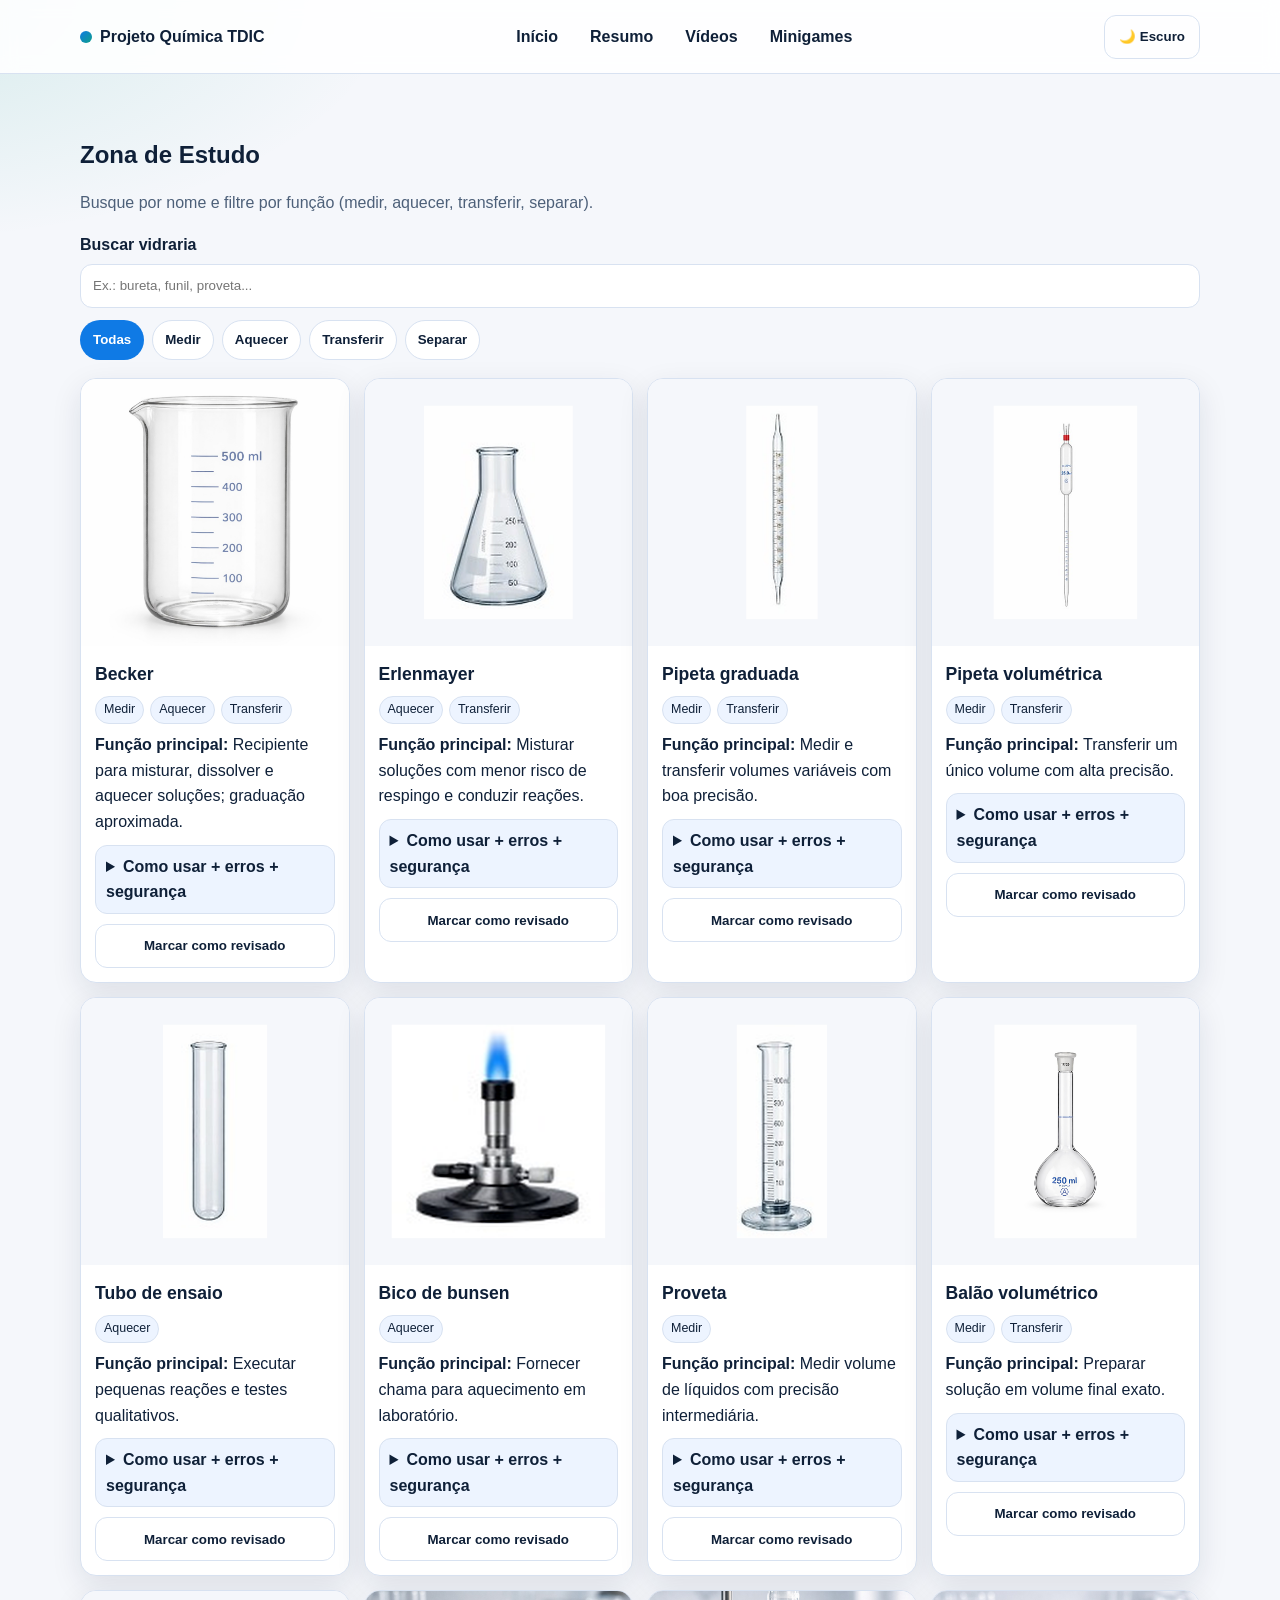
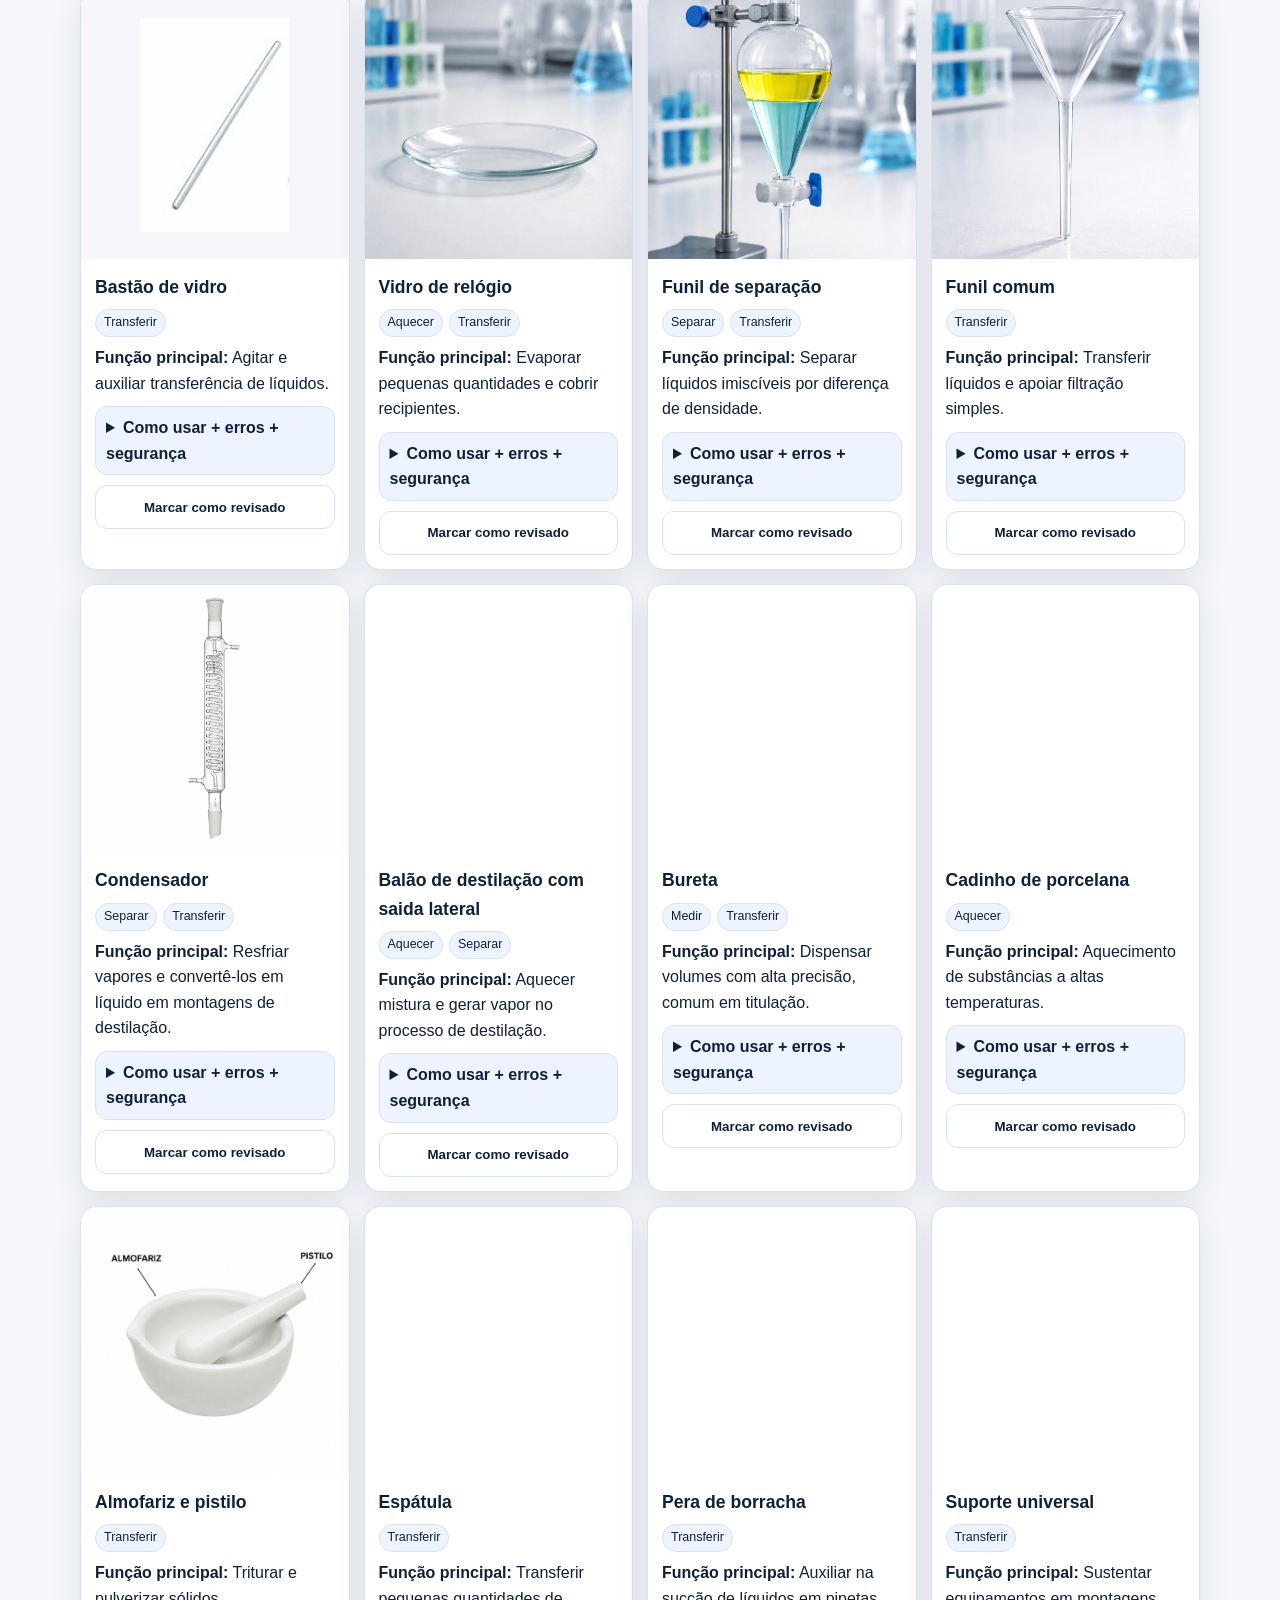
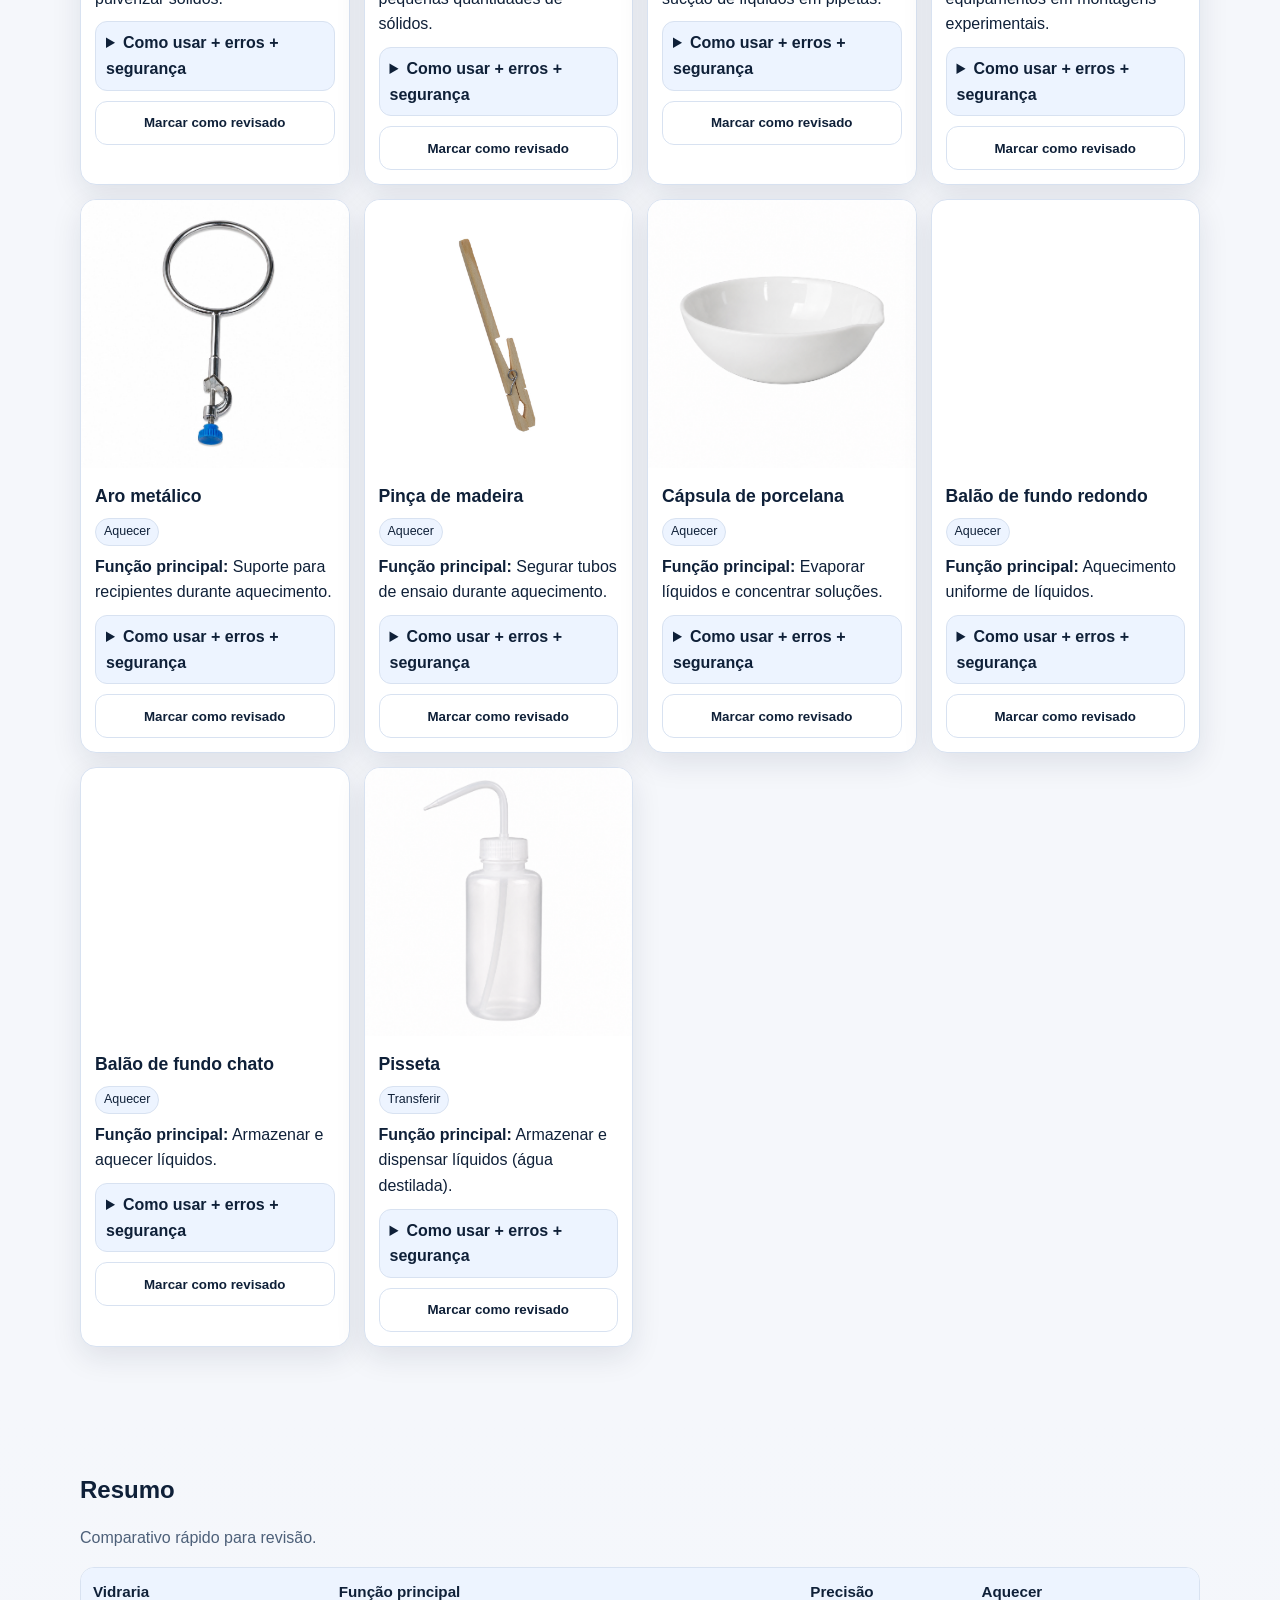
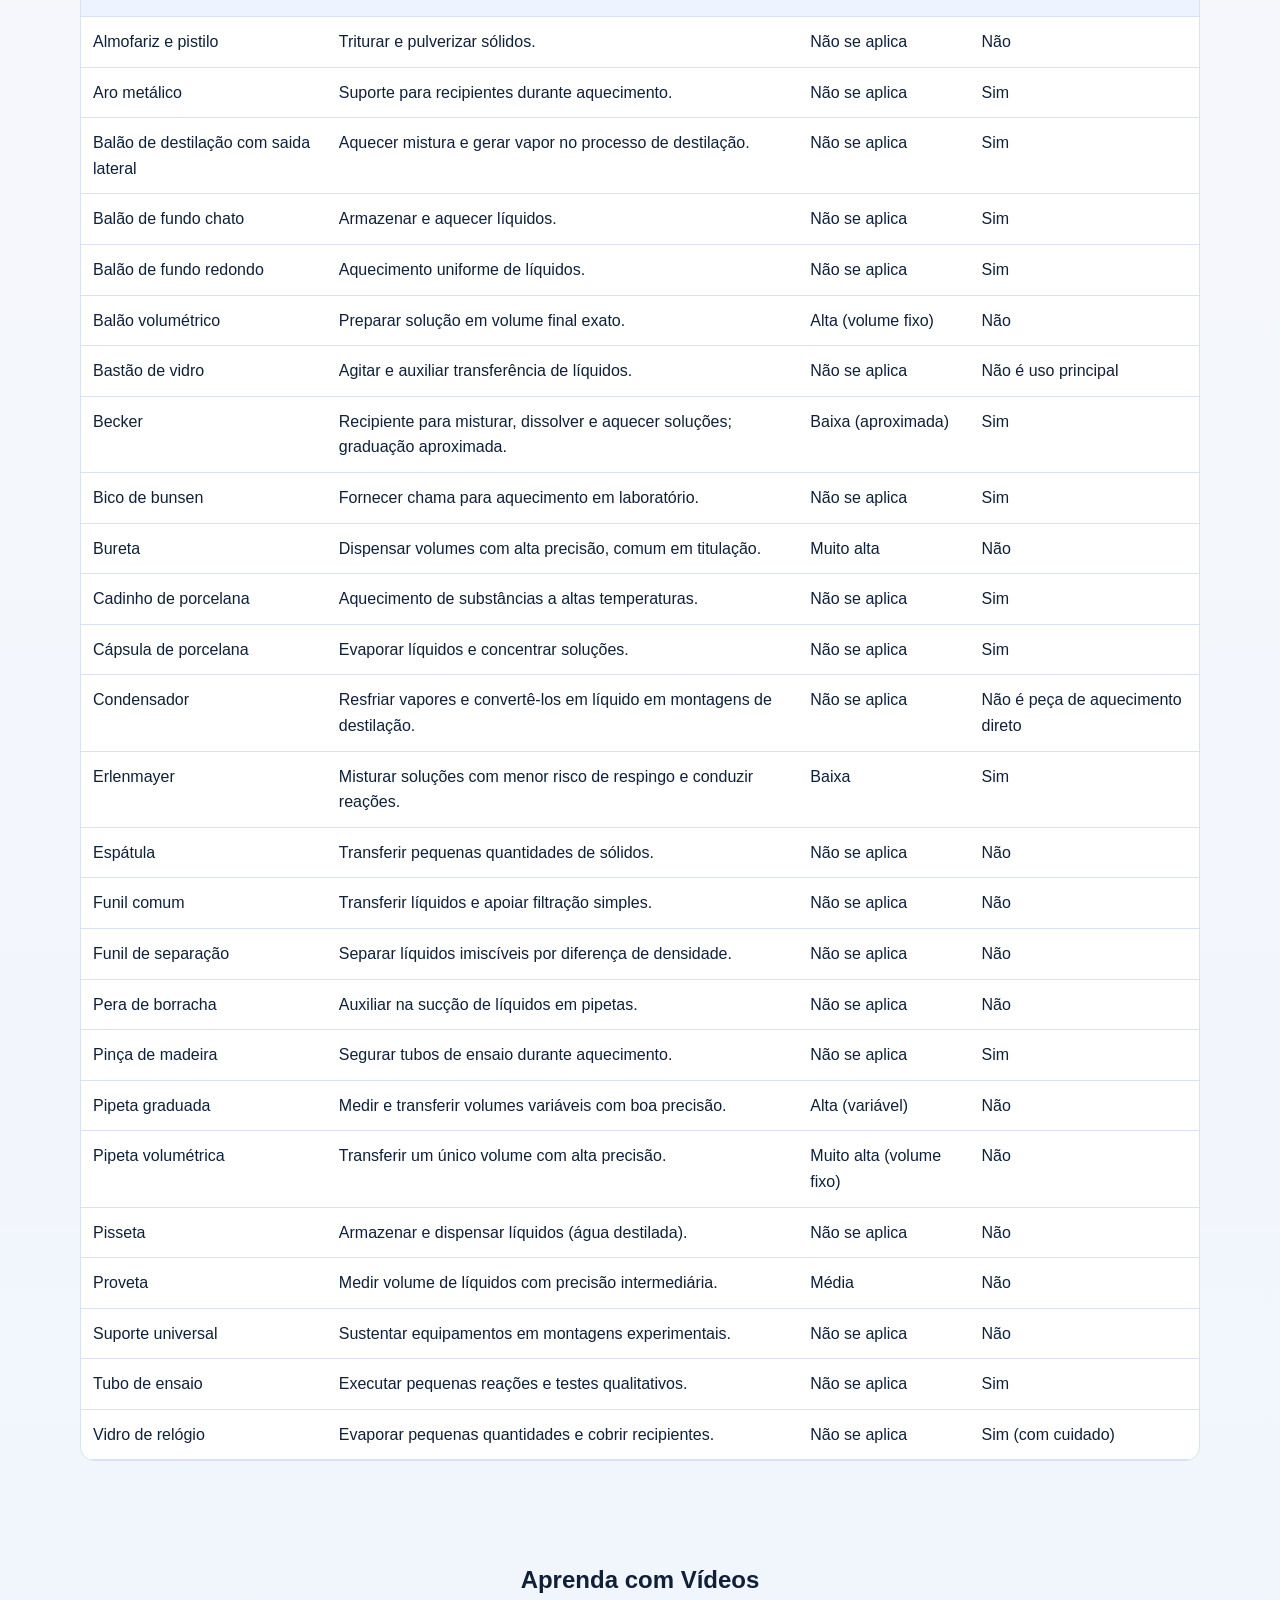
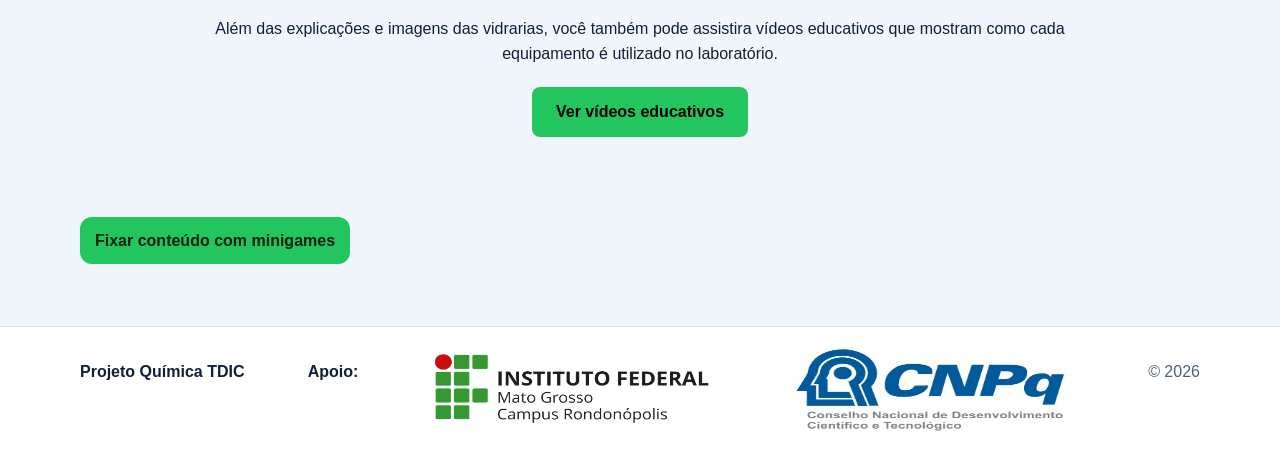
<file: index.html>
<!DOCTYPE html>
<html lang="pt-BR" data-theme="light">
<head>
  <meta charset="UTF-8" />
  <meta name="viewport" content="width=device-width, initial-scale=1.0" />
  <meta name="description" content="QuímicaLab Layout 2 - estudo visual de vidrarias com foco em memorização ativa." />
  <title>QuímicaLab</title>
  <link rel="stylesheet" href="assets/css/style.css" />
</head>
<body>
  <a class="skip-link" href="#conteudo">Pular para conteúdo</a>

  <header class="topbar">
    <div class="container topbar-inner">
      <a class="brand" href="#inicio" aria-label="Ir para início">
        <span class="brand-dot" aria-hidden="true"></span>
        <span>Projeto Química TDIC</span>
      </a>

      <nav aria-label="Navegação principal">
        <ul class="nav">
          <li><a href="#inicio">Início</a></li>
          <li><a href="#resumo">Resumo</a></li>
          <li><a href="videos.html">Vídeos</a></li>
          <li><a href="minigames.html">Minigames</a></li>
        </ul>
      </nav>

      <button id="themeToggle" class="btn btn-ghost" type="button" aria-pressed="false" aria-label="Alternar tema">
        🌙 Escuro
      </button>
    </div>
  </header>

    <section id="estudo" class="section">
      <div class="container">
        <div class="section-head">
          <h2>Zona de Estudo</h2>
          <p class="muted">Busque por nome e filtre por função (medir, aquecer, transferir, separar).</p>
        </div>

        <div class="toolbar">
          <div class="search-wrap">
            <label for="searchInput">Buscar vidraria</label>
            <input id="searchInput" type="search" placeholder="Ex.: bureta, funil, proveta..." />
          </div>

          <div class="chips" role="group" aria-label="Filtro por função">
            <button class="chip" data-filter="all" aria-pressed="true" type="button">Todas</button>
            <button class="chip" data-filter="medir" aria-pressed="false" type="button">Medir</button>
            <button class="chip" data-filter="aquecer" aria-pressed="false" type="button">Aquecer</button>
            <button class="chip" data-filter="transferir" aria-pressed="false" type="button">Transferir</button>
            <button class="chip" data-filter="separar" aria-pressed="false" type="button">Separar</button>
          </div>
        </div>

        <div id="cards" class="cards" aria-live="polite"></div>
      </div>
    </section>

    <section id="resumo" class="section alt">
      <div class="container">
        <div class="section-head">
          <h2>Resumo</h2>
          <p class="muted">Comparativo rápido para revisão.</p>
        </div>

        <div class="table-wrap">
          <table>
            <thead>
              <tr>
                <th>Vidraria</th>
                <th>Função principal</th>
                <th>Precisão</th>
                <th>Aquecer</th>
              </tr>
            </thead>
            <tbody id="summaryBody"></tbody>
          </table>
        </div>
        
        <section class="videos-section">
          <h2>Aprenda com Vídeos</h2>
          <p>Além das explicações e imagens das vidrarias, você também pode assistira vídeos educativos que mostram como cada equipamento é utilizado no laboratório.</p>
          <a href="videos.html" class="videos-button">Ver vídeos educativos</a>
</section>

        <div class="summary-cta">
          <a href="minigames.html" class="btn btn-primary">Fixar conteúdo com minigames</a>
        </div>
      </div>
    </section>
  </main>

  <footer class="footer">
    <div class="container footer-inner">
      <p><strong>Projeto Química TDIC</strong></p>
      <p><strong>Apoio:</strong></p>
      <img src="assets/img/IFMTLogo.png" alt="Descrição da imagem" width="300px" height="90px">
      <img src="assets/img/CNPq.jpeg" alt="Descrição da imagem" width="300px" height="90px">
      <p class="muted">© <span id="year"></span></p>
    </div>
  </footer>

  <script type="module" src="assets/js/app.js"></script>
</body>
</html>
</file>
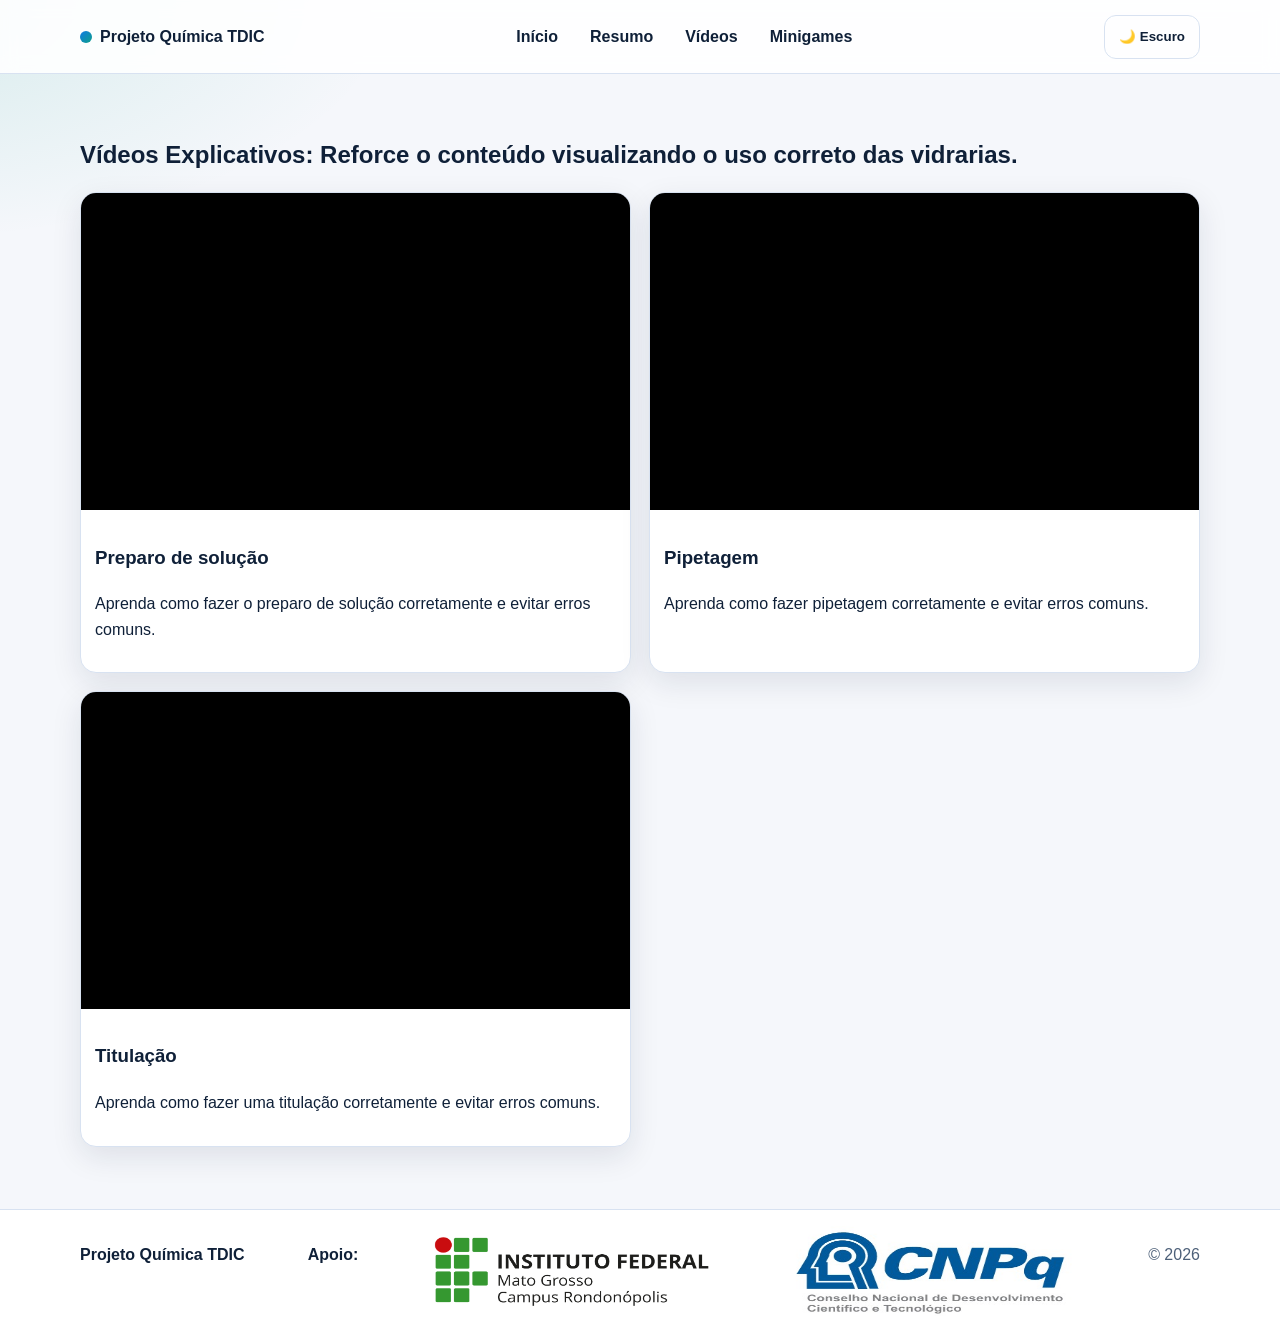
<file: videos.html>
<!DOCTYPE html>
<html lang="pt-BR" data-theme="light">

<head>
  <meta charset="UTF-8" />
  <meta name="viewport" content="width=device-width, initial-scale=1.0" />
  <meta name="description" content="Vídeos explicativos sobre vidrarias de laboratório - QuímicaLab." />
  <title>Vídeos</title>

  <link rel="stylesheet" href="assets/css/style.css" />
</head>

<body>

  <a class="skip-link" href="#conteudo">Pular para conteúdo</a>

  <header class="topbar">
    <div class="container topbar-inner">

      <a class="brand" href="index.html" aria-label="Ir para início">
        <span class="brand-dot" aria-hidden="true"></span>
        <span>Projeto Química TDIC</span>
      </a>

      <nav aria-label="Navegação principal">
        <ul class="nav">
          <li><a href="index.html#inicio">Início</a></li>
          <li><a href="index.html#resumo">Resumo</a></li>
          <li><a href="videos.html">Vídeos</a></li>
          <li><a href="minigames.html">Minigames</a></li>
        </ul>
      </nav>

      <button id="themeToggle" class="btn btn-ghost" type="button" aria-pressed="false">
        🌙 Escuro
      </button>

    </div>
  </header>


  <main id="conteudo" class="section">

    <div class="container">

      <div class="section-head">
        <h2>
          <strong>Vídeos Explicativos:</strong>
          Reforce o conteúdo visualizando o uso correto das vidrarias.
        </h2>
      </div>


      <div class="video-grid">


        <!-- VÍDEO 1 -->
        <article class="video-card">

          <div class="video-wrapper">
            <iframe
              width="560"
              height="315"
              src="https://www.youtube.com/embed/5UbooB95MbE?si=0fAagUKxi1SPHBhv"
              title="Vídeo sobre preparo de solução"
              frameborder="0"
              allow="accelerometer; autoplay; clipboard-write; encrypted-media; gyroscope; picture-in-picture; web-share"
              referrerpolicy="strict-origin-when-cross-origin"
              allowfullscreen>
            </iframe>
          </div>

          <!-- IMPORTANTE:
               Este div fica FORA do video-wrapper -->
          <div class="video-body">
            <h3>Preparo de solução</h3>
            <p>
              Aprenda como fazer o preparo de solução corretamente e evitar erros comuns.
            </p>
          </div>

        </article>


        <!-- VÍDEO 2 -->
        <article class="video-card">

          <div class="video-wrapper">
            <iframe
              width="560"
              height="315"
              src="https://www.youtube.com/embed/fGJFrywwMoc?si=M4f_ouMhnHbvnr7t"
              title="Vídeo sobre pipetagem"
              frameborder="0"
              allow="accelerometer; autoplay; clipboard-write; encrypted-media; gyroscope; picture-in-picture; web-share"
              referrerpolicy="strict-origin-when-cross-origin"
              allowfullscreen>
            </iframe>
          </div>

          <div class="video-body">
            <h3>Pipetagem</h3>
            <p>
              Aprenda como fazer pipetagem corretamente e evitar erros comuns.
            </p>
          </div>

        </article>


        <!-- VÍDEO 3 -->
        <article class="video-card">

          <div class="video-wrapper">
            <iframe
              width="560"
              height="315"
              src="https://www.youtube.com/embed/MyEe53zAamo?si=ZJMw0PcEeCF8YX_s"
              title="Vídeo sobre titulação"
              frameborder="0"
              allow="accelerometer; autoplay; clipboard-write; encrypted-media; gyroscope; picture-in-picture; web-share"
              referrerpolicy="strict-origin-when-cross-origin"
              allowfullscreen>
            </iframe>
          </div>

          <div class="video-body">
            <h3>Titulação</h3>
            <p>
              Aprenda como fazer uma titulação corretamente e evitar erros comuns.
            </p>
          </div>

        </article>


      </div>
    </div>

  </main>


  <footer class="footer">

    <div class="container footer-inner">

      <p>
        <strong>Projeto Química TDIC</strong>
      </p>

      <p>
        <strong>Apoio:</strong>
      </p>

      <img
        src="assets/img/IFMTLogo.png"
        alt="Logo do IFMT"
        width="300"
        height="90"
      />

      <img
        src="assets/img/CNPq.jpeg"
        alt="Logo do CNPq"
        width="300"
        height="90"
      />

      <p class="muted">
        © <span id="year"></span>
      </p>

    </div>
  </footer>
  <script type="module" src="assets/js/app.js"></script>
</body>
</html>
</file>
<file: assets/css/style.css>
:root {
  --bg: #f5f7fb;
  --surface: #ffffff;
  --surface-2: #edf4ff;
  --text: #0f2038;
  --muted: #4d6079;
  --border: #d8e2f1;

  --primary: #0f7ae5;
  --secondary: #0e9f8a;
  --accent: #22c55e;
  --danger: #ef4444;

  --focus: #f59e0b;
  --shadow: 0 10px 30px rgba(15, 32, 56, 0.10);
  --radius: 16px;

  --header: 74px;
}

html[data-theme="dark"] {
  --bg: #0b1220;
  --surface: #121b2d;
  --surface-2: #18263e;
  --text: #e7eef9;
  --muted: #9db0cf;
  --border: #2a3f5d;

  --primary: #60a5fa;
  --secondary: #34d399;
  --accent: #4ade80;
  --danger: #f87171;

  --focus: #fbbf24;
  --shadow: 0 10px 28px rgba(0,0,0,.35);
}

*,
*::before,
*::after { box-sizing: border-box; }

html { scroll-behavior: smooth; }

body {
  margin: 0;
  font-family: Inter, "Segoe UI", Roboto, Arial, sans-serif;
  font-size: 16px;
  line-height: 1.6;
  color: var(--text);
  background:
    radial-gradient(1200px 520px at 120% -20%, color-mix(in srgb, var(--primary) 16%, transparent), transparent 60%),
    radial-gradient(900px 420px at -10% 0%, color-mix(in srgb, var(--secondary) 14%, transparent), transparent 58%),
    var(--bg);
}

.skip-link {
  position: absolute;
  top: -100px;
  left: 12px;
  z-index: 1200;
  background: var(--primary);
  color: #fff;
  text-decoration: none;
  border-radius: 10px;
  padding: 8px 12px;
}
.skip-link:focus { top: 10px; }

:focus-visible {
  outline: 3px solid var(--focus);
  outline-offset: 3px;
}

.container {
  width: min(1120px, 92%);
  margin-inline: auto;
}

.topbar {
  position: sticky;
  top: 0;
  z-index: 999;
  height: var(--header);
  border-bottom: 1px solid var(--border);
  background: color-mix(in srgb, var(--surface) 88%, transparent);
  backdrop-filter: blur(8px);
}
.topbar-inner {
  height: 100%;
  display: flex;
  align-items: center;
  gap: 14px;
  justify-content: space-between;
}
.brand {
  text-decoration: none;
  color: var(--text);
  font-weight: 800;
  display: inline-flex;
  align-items: center;
  gap: 8px;
}
.brand-dot {
  width: 12px;
  height: 12px;
  border-radius: 999px;
  background: linear-gradient(135deg, var(--primary), var(--secondary));
}
.nav {
  list-style: none;
  display: flex;
  gap: 12px;
  padding: 0;
  margin: 0;
}
.nav a {
  text-decoration: none;
  color: var(--text);
  font-weight: 600;
  padding: 8px 10px;
  border-radius: 10px;
}
.nav a:hover { background: var(--surface-2); }

.btn {
  min-height: 44px;
  padding: 10px 14px;
  border-radius: 12px;
  border: 1px solid transparent;
  cursor: pointer;
  text-decoration: none;
  font-weight: 700;
  display: inline-flex;
  align-items: center;
  justify-content: center;
  transition: transform .18s ease, background-color .2s ease, border-color .2s ease;
}
.btn:hover { transform: translateY(-1px); }
.btn-primary { background: var(--accent); color: #05220f; }
.btn-secondary { background: var(--primary); color: #fff; }
.btn-ghost { background: transparent; border-color: var(--border); color: var(--text); }

.hero {
  padding: 50px 0 28px;
}
.hero-grid {
  display: grid;
  gap: 18px;
}
.eyebrow {
  margin: 0 0 8px;
  color: var(--secondary);
  font-weight: 800;
  letter-spacing: 0.02em;
}
.hero h1 {
  margin: 0 0 8px;
  line-height: 1.2;
  font-size: clamp(1.8rem, 4vw, 2.6rem);
}
.hero p {
  margin: 0 0 16px;
  color: var(--muted);
}
.hero-actions { display: flex; gap: 10px; flex-wrap: wrap; }

.panel {
  background: var(--surface);
  border: 1px solid var(--border);
  border-radius: var(--radius);
  box-shadow: var(--shadow);
  padding: 16px;
}
.panel h2 { margin: 0 0 6px; font-size: 1.15rem; }
.bullet { margin: 10px 0 0; padding-left: 18px; }

.progress {
  height: 14px;
  border-radius: 999px;
  overflow: hidden;
  background: var(--surface-2);
  border: 1px solid var(--border);
}
.progress-fill {
  width: 0%;
  height: 100%;
  background: linear-gradient(90deg, var(--primary), var(--secondary));
  transition: width .3s ease;
}

.section {
  padding: 62px 0;
  scroll-margin-top: calc(var(--header) + 14px);
}
.alt {
  background: linear-gradient(180deg, transparent, color-mix(in srgb, var(--surface-2) 56%, transparent));
}
.section-head h2 { margin: 0 0 6px; }
.muted { color: var(--muted); }

.toolbar {
  margin-top: 14px;
  margin-bottom: 18px;
  display: grid;
  gap: 12px;
}
.search-wrap label {
  display: block;
  margin-bottom: 6px;
  font-weight: 600;
}
.search-wrap input {
  width: 100%;
  min-height: 44px;
  border-radius: 12px;
  border: 1px solid var(--border);
  background: var(--surface);
  color: var(--text);
  padding: 10px 12px;
}
.chips { display: flex; flex-wrap: wrap; gap: 8px; }
.chip {
  border: 1px solid var(--border);
  background: var(--surface);
  color: var(--text);
  border-radius: 999px;
  min-height: 40px;
  padding: 8px 12px;
  cursor: pointer;
  font-weight: 700;
}
.chip[aria-pressed="true"] {
  background: var(--primary);
  color: #fff;
  border-color: transparent;
}

.cards {
  display: grid;
  grid-template-columns: repeat(auto-fit, minmax(260px,1fr));
  gap: 14px;
}
.card {
  background: var(--surface);
  border: 1px solid var(--border);
  border-radius: 16px;
  overflow: hidden;
  box-shadow: var(--shadow);
}
.card-media {
  aspect-ratio: 1 / 1;
  background: transparent;
  border-bottom: none;
  overflow: hidden;
  display: block;
  place-items: center;
}
.card-media img {
  width: 100%;
  height: 100%;
  object-fit: cover;
  display: block;
}
.card-body { padding: 14px; }
.card h3 { margin: 0 0 4px; font-size: 1.1rem; }

.badges { display: flex; gap: 6px; flex-wrap: wrap; margin: 8px 0; }
.badge {
  border: 1px solid var(--border);
  border-radius: 999px;
  background: var(--surface-2);
  padding: 3px 8px;
  font-size: .78rem;
}
.card p { margin: 0 0 10px; }

.card details {
  border: 1px solid var(--border);
  background: var(--surface-2);
  border-radius: 12px;
  padding: 8px 10px;
}
.card summary {
  cursor: pointer;
  font-weight: 700;
}
.card ul {
  margin: 8px 0;
  padding-left: 18px;
}

.callout {
  margin-top: 8px;
  border-radius: 10px;
  border: 1px solid var(--border);
  padding: 8px 10px;
  font-size: .94rem;
}
.callout.tip {
  background: color-mix(in srgb, var(--secondary) 18%, transparent);
}
.callout.warn {
  background: color-mix(in srgb, #f59e0b 20%, transparent);
}

.mark-btn {
  width: 100%;
  margin-top: 10px;
}
.mark-btn.done {
  background: color-mix(in srgb, var(--accent) 22%, transparent);
  border-color: color-mix(in srgb, var(--accent) 60%, var(--border));
}

.empty {
  border: 1px dashed var(--border);
  border-radius: 12px;
  padding: 16px;
  background: var(--surface);
  color: var(--muted);
}

.table-wrap {
  overflow-x: auto;
  border: 1px solid var(--border);
  border-radius: 14px;
  background: var(--surface);
}
table {
  width: 100%;
  border-collapse: collapse;
  min-width: 760px;
}
th, td {
  border-bottom: 1px solid var(--border);
  padding: 12px;
  text-align: left;
  vertical-align: top;
}
th {
  background: var(--surface-2);
  font-size: .95rem;
}
.summary-cta {
  margin-top: 14px;
}

.mini-hero { padding-bottom: 12px; }
.mini-grid {
  display: grid;
  gap: 14px;
}
.game-card .game-head {
  display: flex;
  flex-wrap: wrap;
  gap: 10px;
  justify-content: space-between;
  align-items: center;
}
.stats {
  display: flex;
  gap: 14px;
  flex-wrap: wrap;
  color: var(--muted);
  margin: 8px 0 10px;
}
.memory-board {
  display: grid;
  grid-template-columns: repeat(auto-fit, minmax(118px, 1fr));
  gap: 8px;
}
.memory-card {
  min-height: 82px;
  border-radius: 12px;
  border: 1px solid var(--border);
  background: var(--surface-2);
  color: var(--text);
  cursor: pointer;
  padding: 8px;
  font-weight: 700;
  text-align: center;
}
.memory-card .small {
  font-size: .74rem;
  color: var(--muted);
  display: block;
  margin-top: 4px;
}
.memory-card.revealed {
  background: var(--surface);
}
.memory-card.matched {
  border-color: color-mix(in srgb, var(--accent) 62%, var(--border));
  background: color-mix(in srgb, var(--accent) 18%, transparent);
}
.memory-card:disabled {
  cursor: default;
}

.sprint-box {
  border: 1px solid var(--border);
  border-radius: 12px;
  padding: 12px;
  background: var(--surface-2);
}
.question {
  margin: 0 0 10px;
  font-weight: 700;
}
.options {
  display: grid;
  gap: 8px;
}
.option {
  text-align: left;
  border-radius: 10px;
  min-height: 42px;
  border: 1px solid var(--border);
  background: var(--surface);
  color: var(--text);
  padding: 8px 10px;
  cursor: pointer;
  font-weight: 600;
}
.option.correct {
  border-color: color-mix(in srgb, var(--accent) 60%, var(--border));
  background: color-mix(in srgb, var(--accent) 17%, transparent);
}
.option.incorrect {
  border-color: color-mix(in srgb, var(--danger) 62%, var(--border));
  background: color-mix(in srgb, var(--danger) 16%, transparent);
}
.feedback {
  min-height: 1.6em;
  font-weight: 700;
  margin-top: 10px;
}
.cta-back { margin-top: 12px; }

.footer {
  border-top: 1px solid var(--border);
  background: var(--surface);
  padding: 16px 0 24px;
}
.footer-inner {
  display: flex;
  flex-wrap: wrap;
  justify-content: space-between;
  gap: 8px;
}

@media (min-width: 900px) {
  .hero-grid { grid-template-columns: 1.2fr .8fr; }
  .mini-grid { grid-template-columns: 1fr 1fr; }
}

@media (max-width: 820px) {
  .nav { display: none; }
}

@media (prefers-reduced-motion: reduce) {
  * {
    animation: none !important;
    transition: none !important;
    scroll-behavior: auto !important;
  }
}

/* ===== Desafio da Imagem ===== */
.image-quiz-box {
  border: 1px solid var(--border);
  border-radius: 12px;
  background: var(--surface-2);
  padding: 12px;
}

.image-quiz-media {
  width: 100%;
  aspect-ratio: 1 / 1;
  max-width: 360px;
  margin: 0 auto 10px;
  border: 1px solid var(--border);
  border-radius: 12px;
  background: #f5f7fb;
  display: grid;
  place-items: center;
  overflow: hidden;
}

.image-quiz-media img {
  width: 78%;
  height: 78%;
  object-fit: contain;
}

/* ===== Página de Vídeos ===== */

.video-grid {
  display: grid;
  gap: 18px;
  margin-top: 18px;
}

.video-card {
  background: var(--surface);
  border: 1px solid var(--border);
  border-radius: 16px;
  overflow: hidden;
  box-shadow: var(--shadow);
}

.video-wrapper {
  position: relative;
  width: 100%;
  aspect-ratio: 16 / 9;
  background: #000;
}

.video-wrapper iframe {
  width: 100%;
  height: 100%;
  border: none;
}

.video-body {
  padding: 14px;
}

@media (min-width: 900px) {
  .video-grid {
    grid-template-columns: repeat(2, 1fr);
  }
}

.videos-section{
    text-align:center;
    padding:40px 20px;
    margin:40px auto;
    max-width:900px;
    border-radius:12px;
    background:var(--card-bg);
}

.videos-section h2{
    margin-bottom:10px;
}

.videos-section p{
    margin-bottom:20px;
}

.videos-button{
    display:inline-block;
    padding:12px 24px;
    border-radius:8px;
    text-decoration:none;
    font-weight:bold;
    background:var(--accent);
    color:black;
    transition:0.2s;
}

.videos-button:hover{
    transform:scale(1.05);
}
</file>
